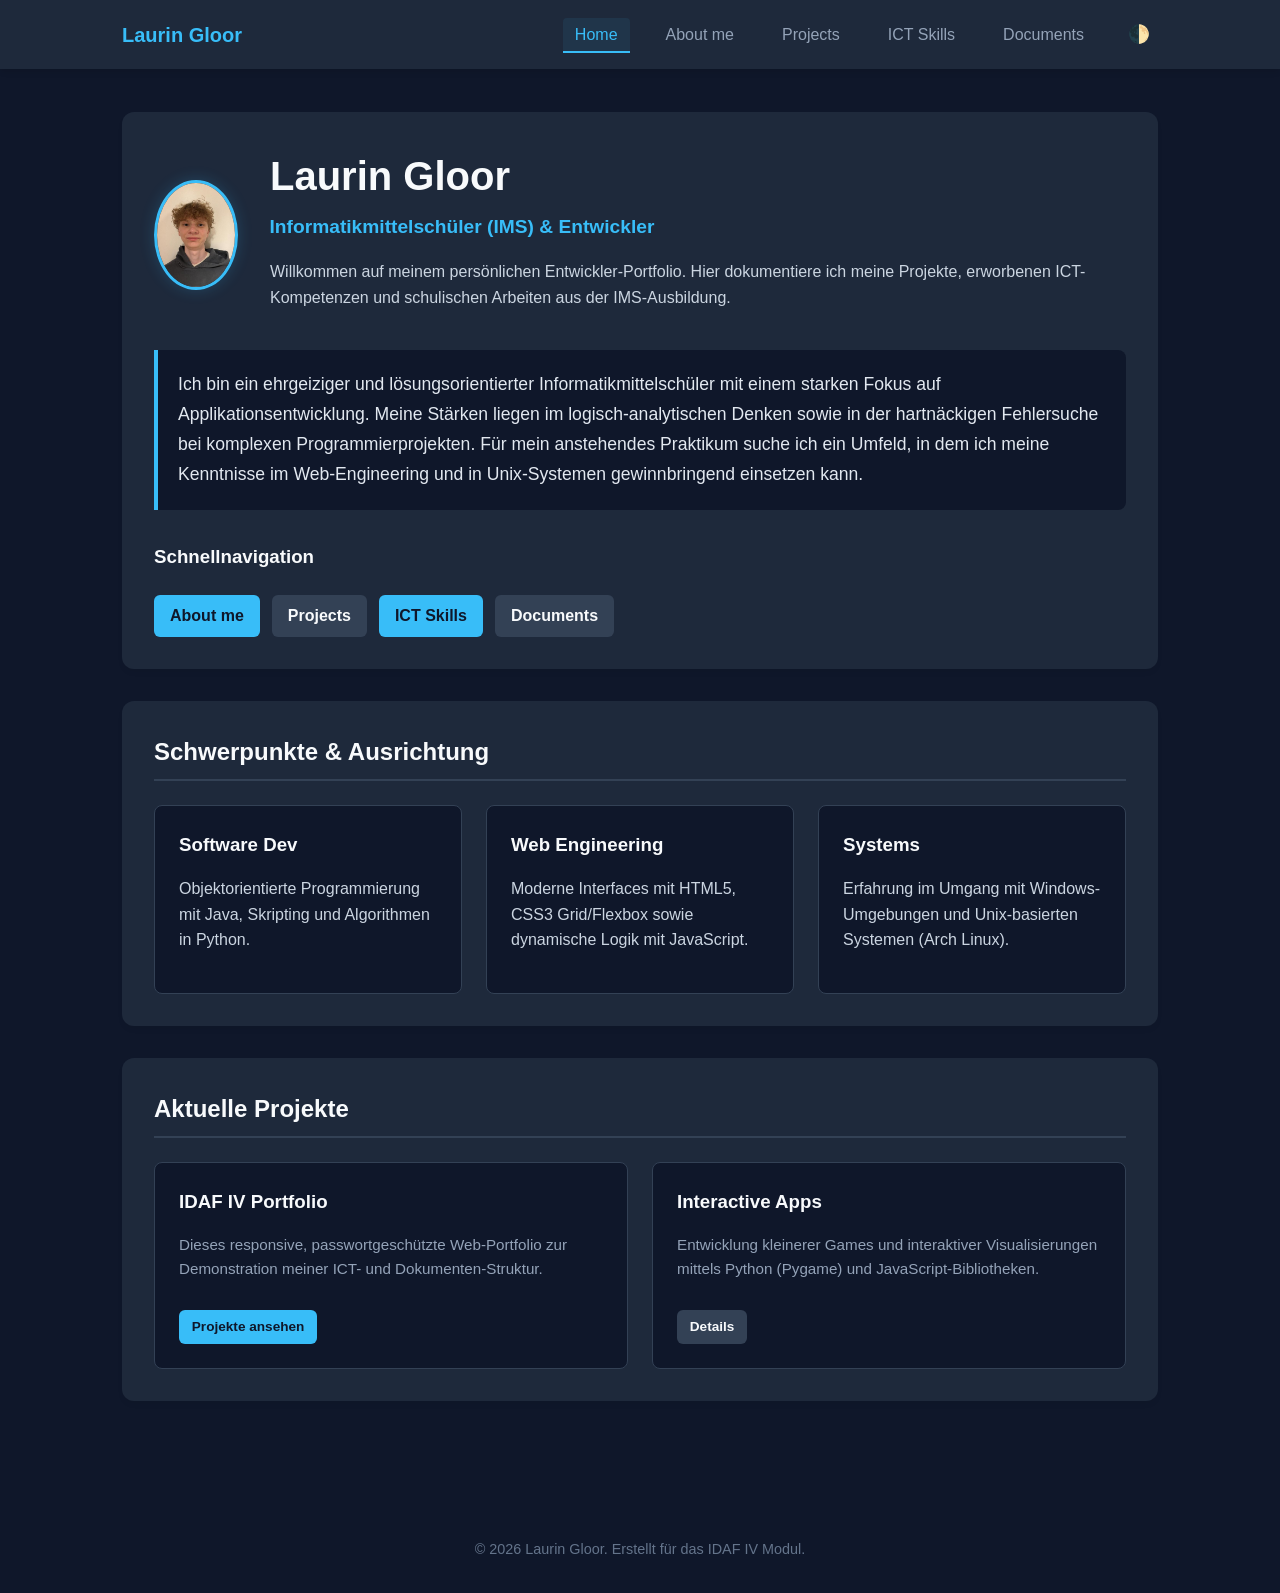
<file: index.html>
<!DOCTYPE html>
<html lang="de">
<head>
    <meta charset="UTF-8">
    <meta name="viewport" content="width=device-width, initial-scale=1.0">
    <title>Laurin Gloor - Portfolio</title>
    <link rel="stylesheet" href="css/style.css">
    <script src="js/main.js" defer></script>
</head>
<body>

    <header>
        <nav>
            <div class="logo">Laurin Gloor</div>
            <ul class="nav-links">
                <li><a href="index.html" class="active">Home</a></li>
                <li><a href="about.html">About me</a></li>
                <li><a href="projects.html">Projects</a></li>
                <li><a href="skills.html">ICT Skills</a></li>
                <li><a href="documents.html">Documents</a></li>
                <li><button onclick="toggleTheme()" style="background: none; border: none; cursor: pointer; font-size: 1.1rem; padding: 0.5rem;">🌓</button></li>
            </ul>
        </nav>
    </header>

    <div class="container">
        
        <section>
            <div class="hero-container">
                <img src="laurin.png" alt="Laurin Gloor" class="hero-avatar">
                <div class="hero-text">
                    <h1>Laurin Gloor</h1>
                    <div class="subtitle">Informatikmittelschüler (IMS) & Entwickler</div>
                    <p>Willkommen auf meinem persönlichen Entwickler-Portfolio. Hier dokumentiere ich meine Projekte, erworbenen ICT-Kompetenzen und schulischen Arbeiten aus der IMS-Ausbildung.</p>
                </div>
            </div>
            
            <!-- FIX: Inline-Styles entfernt für funktionierenden Light Mode -->
            <div class="kurzprofil-box">
                Ich bin ein ehrgeiziger und lösungsorientierter Informatikmittelschüler mit einem starken Fokus auf Applikationsentwicklung. Meine Stärken liegen im logisch-analytischen Denken sowie in der hartnäckigen Fehlersuche bei komplexen Programmierprojekten. Für mein anstehendes Praktikum suche ich ein Umfeld, in dem ich meine Kenntnisse im Web-Engineering und in Unix-Systemen gewinnbringend einsetzen kann.
            </div>

            <h3 style="margin-top: 2rem; margin-bottom: 0.75rem;">Schnellnavigation</h3>
            <div class="cta-buttons">
                <a href="about.html" class="btn">About me</a>
                <a href="projects.html" class="btn btn-secondary">Projects</a>
                <a href="skills.html" class="btn">ICT Skills</a>
                <a href="documents.html" class="btn btn-secondary">Documents</a>
            </div>
        </section>

        <section>
            <h2>Schwerpunkte & Ausrichtung</h2>
            <div class="fact-grid">
                <div class="fact-card">
                    <h3>Software Dev</h3>
                    <p>Objektorientierte Programmierung mit Java, Skripting und Algorithmen in Python.</p>
                </div>
                <div class="fact-card">
                    <h3>Web Engineering</h3>
                    <p>Moderne Interfaces mit HTML5, CSS3 Grid/Flexbox sowie dynamische Logik mit JavaScript.</p>
                </div>
                <div class="fact-card">
                    <h3>Systems</h3>
                    <p>Erfahrung im Umgang mit Windows-Umgebungen und Unix-basierten Systemen (Arch Linux).</p>
                </div>
            </div>
        </section>

        <section>
            <h2>Aktuelle Projekte</h2>
            <div class="fact-grid" style="grid-template-columns: repeat(auto-fit, minmax(300px, 1fr));">
                <div class="card" style="margin-bottom: 0; display: flex; flex-direction: column; justify-content: space-between;">
                    <div>
                        <h3 style="margin-top: 0;">IDAF IV Portfolio</h3>
                        <p style="color: #94a3b8; font-size: 0.95rem; margin-bottom: 1rem;">Dieses responsive, passwortgeschützte Web-Portfolio zur Demonstration meiner ICT- und Dokumenten-Struktur.</p>
                    </div>
                    <a href="projects.html" class="btn" style="width: fit-content; font-size: 0.85rem; padding: 0.4rem 0.8rem;">Projekte ansehen</a>
                </div>
                
                <div class="card" style="margin-bottom: 0; display: flex; flex-direction: column; justify-content: space-between;">
                    <div>
                        <h3 style="margin-top: 0;">Interactive Apps</h3>
                        <p style="color: #94a3b8; font-size: 0.95rem; margin-bottom: 1rem;">Entwicklung kleinerer Games und interaktiver Visualisierungen mittels Python (Pygame) und JavaScript-Bibliotheken.</p>
                    </div>
                    <a href="projects.html" class="btn btn-secondary" style="width: fit-content; font-size: 0.85rem; padding: 0.4rem 0.8rem;">Details</a>
                </div>
            </div>
        </section>

    </div>

    <footer>
        <p>&copy; 2026 Laurin Gloor. Erstellt für das IDAF IV Modul.</p>
    </footer>

</body>
</html>
</file>
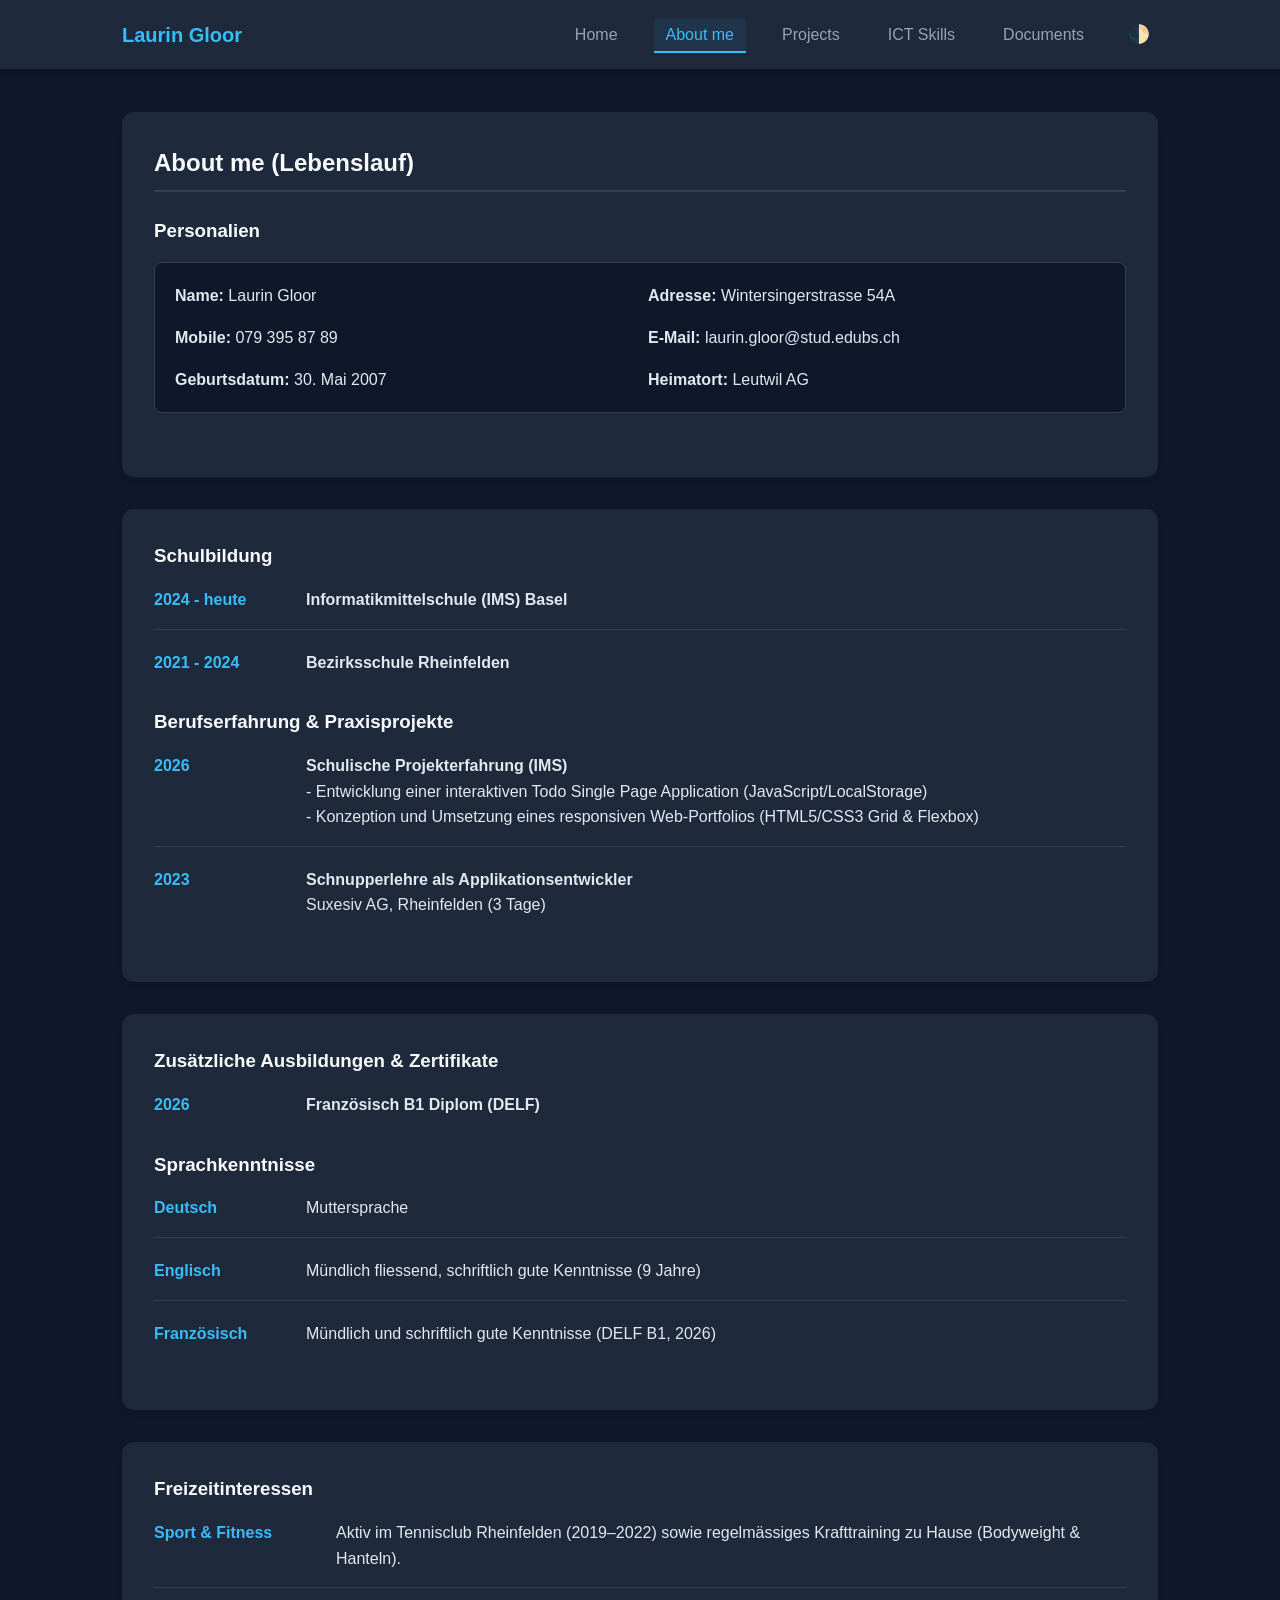
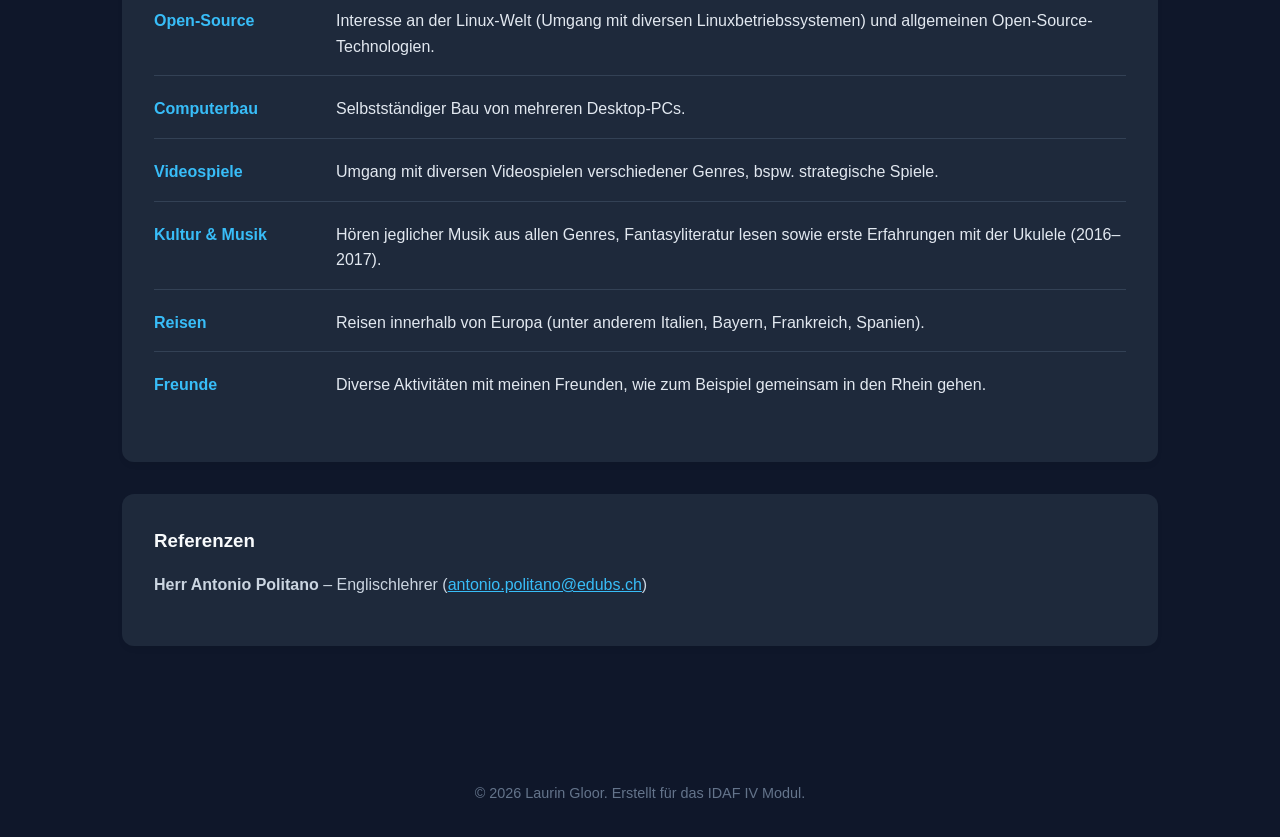
<file: about.html>
<!DOCTYPE html>
<html lang="de">
<head>
    <meta charset="UTF-8">
    <meta name="viewport" content="width=device-width, initial-scale=1.0">
    <title>Laurin Gloor - About me</title>
    <link rel="stylesheet" href="css/style.css">
    <script src="js/main.js" defer></script>
</head>
<body>

    <header>
        <nav>
            <div class="logo">Laurin Gloor</div>
            <ul class="nav-links">
                <li><a href="index.html">Home</a></li>
                <li><a href="about.html" class="active">About me</a></li>
                <li><a href="projects.html">Projects</a></li>
                <li><a href="skills.html">ICT Skills</a></li>
                <li><a href="documents.html">Documents</a></li>
                <li><button onclick="toggleTheme()" style="background: none; border: none; cursor: pointer; font-size: 1.1rem; padding: 0.5rem;">🌓</button></li>
            </ul>
        </nav>
    </header>

    <div class="container">
        
        <section>
            <h2>About me (Lebenslauf)</h2>
            <h3>Personalien</h3>
            <div class="personalien-grid">
                <div><strong>Name:</strong> Laurin Gloor</div>
                <div><strong>Adresse:</strong> Wintersingerstrasse 54A</div>
                <div><strong>Mobile:</strong> 079 395 87 89</div>
                <div><strong>E-Mail:</strong> laurin.gloor@stud.edubs.ch</div>
                <div><strong>Geburtsdatum:</strong> 30. Mai 2007</div>
                <div><strong>Heimatort:</strong> Leutwil AG</div>
            </div>
        </section>

        <section>
            <h3>Schulbildung</h3>
            <div class="cv-grid">
                <div class="cv-row">
                    <div class="cv-time">2024 - heute</div>
                    <div><strong>Informatikmittelschule (IMS) Basel</strong></div>
                </div>
                <div class="cv-row">
                    <div class="cv-time">2021 - 2024</div>
                    <div><strong>Bezirksschule Rheinfelden</strong></div>
                </div>
            </div>

            <h3 style="margin-top: 2rem;">Berufserfahrung & Praxisprojekte</h3>
            <div class="cv-grid">
                <div class="cv-row">
                    <div class="cv-time">2026</div>
                    <div>
                        <strong>Schulische Projekterfahrung (IMS)</strong><br>
                        - Entwicklung einer interaktiven Todo Single Page Application (JavaScript/LocalStorage)<br>
                        - Konzeption und Umsetzung eines responsiven Web-Portfolios (HTML5/CSS3 Grid & Flexbox)
                    </div>
                </div>
                <div class="cv-row">
                    <div class="cv-time">2023</div>
                    <div>
                        <strong>Schnupperlehre als Applikationsentwickler</strong><br>
                        Suxesiv AG, Rheinfelden (3 Tage)
                    </div>
                </div>
            </div>
        </section>

        <section>
            <h3>Zusätzliche Ausbildungen & Zertifikate</h3>
            <div class="cv-grid">
                <div class="cv-row">
                    <div class="cv-time">2026</div>
                    <div><strong>Französisch B1 Diplom (DELF)</strong></div>
                </div>
            </div>

            <h3 style="margin-top: 2rem;">Sprachkenntnisse</h3>
            <div class="cv-grid">
                <div class="cv-row">
                    <div class="cv-time">Deutsch</div>
                    <div>Muttersprache</div>
                </div>
                <div class="cv-row">
                    <div class="cv-time">Englisch</div>
                    <div>Mündlich fliessend, schriftlich gute Kenntnisse (9 Jahre)</div>
                </div>
                <div class="cv-row">
                    <div class="cv-time">Französisch</div>
                    <div>Mündlich und schriftlich gute Kenntnisse (DELF B1, 2026)</div>
                </div>
            </div>
        </section>

        <section>
            <h3>Freizeitinteressen</h3>
            <div class="cv-grid">
                
                <div class="cv-row">
                    <div class="cv-time" style="min-width: 150px;">Sport & Fitness</div>
                    <div>Aktiv im Tennisclub Rheinfelden (2019–2022) sowie regelmässiges Krafttraining zu Hause (Bodyweight & Hanteln).</div>
                </div>

                <div class="cv-row">
                    <div class="cv-time" style="min-width: 150px;">Open-Source</div>
                    <div>Interesse an der Linux-Welt (Umgang mit diversen Linuxbetriebssystemen) und allgemeinen Open-Source-Technologien.</div>
                </div>

                <div class="cv-row">
                    <div class="cv-time" style="min-width: 150px;">Computerbau</div>
                    <div>Selbstständiger Bau von mehreren Desktop-PCs.</div>
                </div>

                <div class="cv-row">
                    <div class="cv-time" style="min-width: 150px;">Videospiele</div>
                    <div>Umgang mit diversen Videospielen verschiedener Genres, bspw. strategische Spiele.</div>
                </div>

                <div class="cv-row">
                    <div class="cv-time" style="min-width: 150px;">Kultur & Musik</div>
                    <div>Hören jeglicher Musik aus allen Genres, Fantasyliteratur lesen sowie erste Erfahrungen mit der Ukulele (2016–2017).</div>
                </div>

                <div class="cv-row">
                    <div class="cv-time" style="min-width: 150px;">Reisen</div>
                    <div>Reisen innerhalb von Europa (unter anderem Italien, Bayern, Frankreich, Spanien).</div>
                </div>

                <div class="cv-row">
                    <div class="cv-time" style="min-width: 150px;">Freunde</div>
                    <div>Diverse Aktivitäten mit meinen Freunden, wie zum Beispiel gemeinsam in den Rhein gehen.</div>
                </div>

            </div>
        </section>

        <section>
            <h3>Referenzen</h3>
            <p><strong>Herr Antonio Politano</strong> – Englischlehrer (<a href="mailto:antonio.politano@edubs.ch" style="color: #38bdf8;">antonio.politano@edubs.ch</a>)</p>
        </section>

    </div>

    <footer>
        <p>&copy; 2026 Laurin Gloor. Erstellt für das IDAF IV Modul.</p>
    </footer>

</body>
</html>
</file>
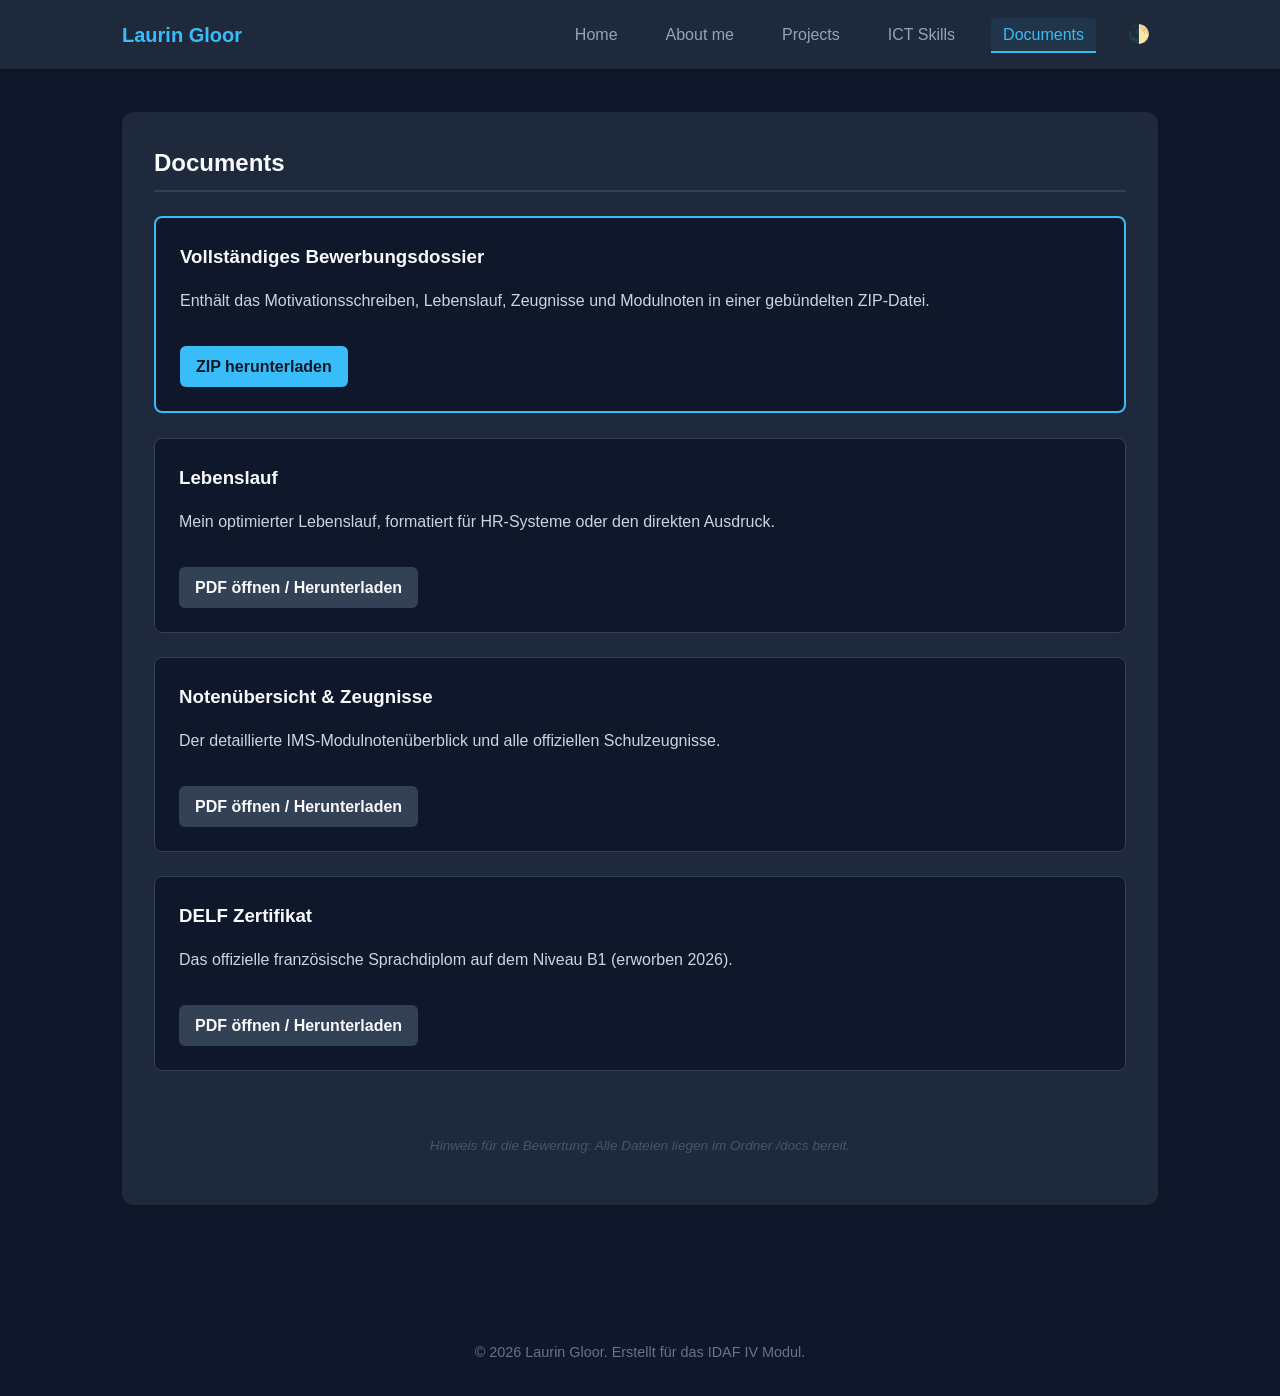
<file: documents.html>
<!DOCTYPE html>
<html lang="de">
<head>
    <meta charset="UTF-8">
    <meta name="viewport" content="width=device-width, initial-scale=1.0">
    <title>Laurin Gloor - Documents</title>
    <link rel="stylesheet" href="css/style.css">
    <script src="js/main.js" defer></script>
</head>
<body>

    <header>
        <nav>
            <div class="logo">Laurin Gloor</div>
            <ul class="nav-links">
                <li><a href="index.html">Home</a></li>
                <li><a href="about.html">About me</a></li>
                <li><a href="projects.html">Projects</a></li>
                <li><a href="skills.html">ICT Skills</a></li>
                <li><a href="documents.html" class="active">Documents</a></li>
                <li><button onclick="toggleTheme()" style="background: none; border: none; cursor: pointer; font-size: 1.1rem; padding: 0.5rem;">🌓</button></li>
            </ul>
        </nav>
    </header>

    <div class="container">
        <section>
            <h2>Documents</h2>
            
            <div class="card" style="margin-bottom: 1.5rem; border: 2px solid #38bdf8;">
                <h3>Vollständiges Bewerbungsdossier</h3>
                <p>Enthält das Motivationsschreiben, Lebenslauf, Zeugnisse und Modulnoten in einer gebündelten ZIP-Datei.</p>
                <a href="docs/IDAF_Bewerbungsdossier_Gloor_Laurin.zip" download="IDAF_Bewerbungsdossier_Gloor_Laurin.zip" class="btn" style="margin-top: 1rem; display: inline-block;">ZIP herunterladen</a>
            </div>

            <div class="card" style="margin-bottom: 1.5rem;">
                <h3>Lebenslauf</h3>
                <p>Mein optimierter Lebenslauf, formatiert für HR-Systeme oder den direkten Ausdruck.</p>
                <a href="docs/lebenslauf.pdf" target="_blank" rel="noopener noreferrer" class="btn btn-secondary" style="margin-top: 1rem; display: inline-block;">PDF öffnen / Herunterladen</a>
            </div>

            <div class="card" style="margin-bottom: 1.5rem;">
                <h3>Notenübersicht & Zeugnisse</h3>
                <p>Der detaillierte IMS-Modulnotenüberblick und alle offiziellen Schulzeugnisse.</p>
                <a href="docs/Uebersicht_Notenschnitt_GloorLaurin.pdf" target="_blank" rel="noopener noreferrer" class="btn btn-secondary" style="margin-top: 1rem; display: inline-block;">PDF öffnen / Herunterladen</a>
            </div>

            <div class="card">
                <h3>DELF Zertifikat</h3>
                <p>Das offizielle französische Sprachdiplom auf dem Niveau B1 (erworben 2026).</p>
                <a href="docs/DELF_resultat.pdf" target="_blank" rel="noopener noreferrer" class="btn btn-secondary" style="margin-top: 1rem; display: inline-block;">PDF öffnen / Herunterladen</a>
            </div>

            <p style="margin-top: 4rem; font-size: 0.85rem; color: #475569; font-style: italic; text-align: center;">
                Hinweis für die Bewertung: Alle Dateien liegen im Ordner /docs bereit.
            </p>
        </section>
    </div>

    <footer>
        <p>&copy; 2026 Laurin Gloor. Erstellt für das IDAF IV Modul.</p>
    </footer>

</body>
</html>
</file>
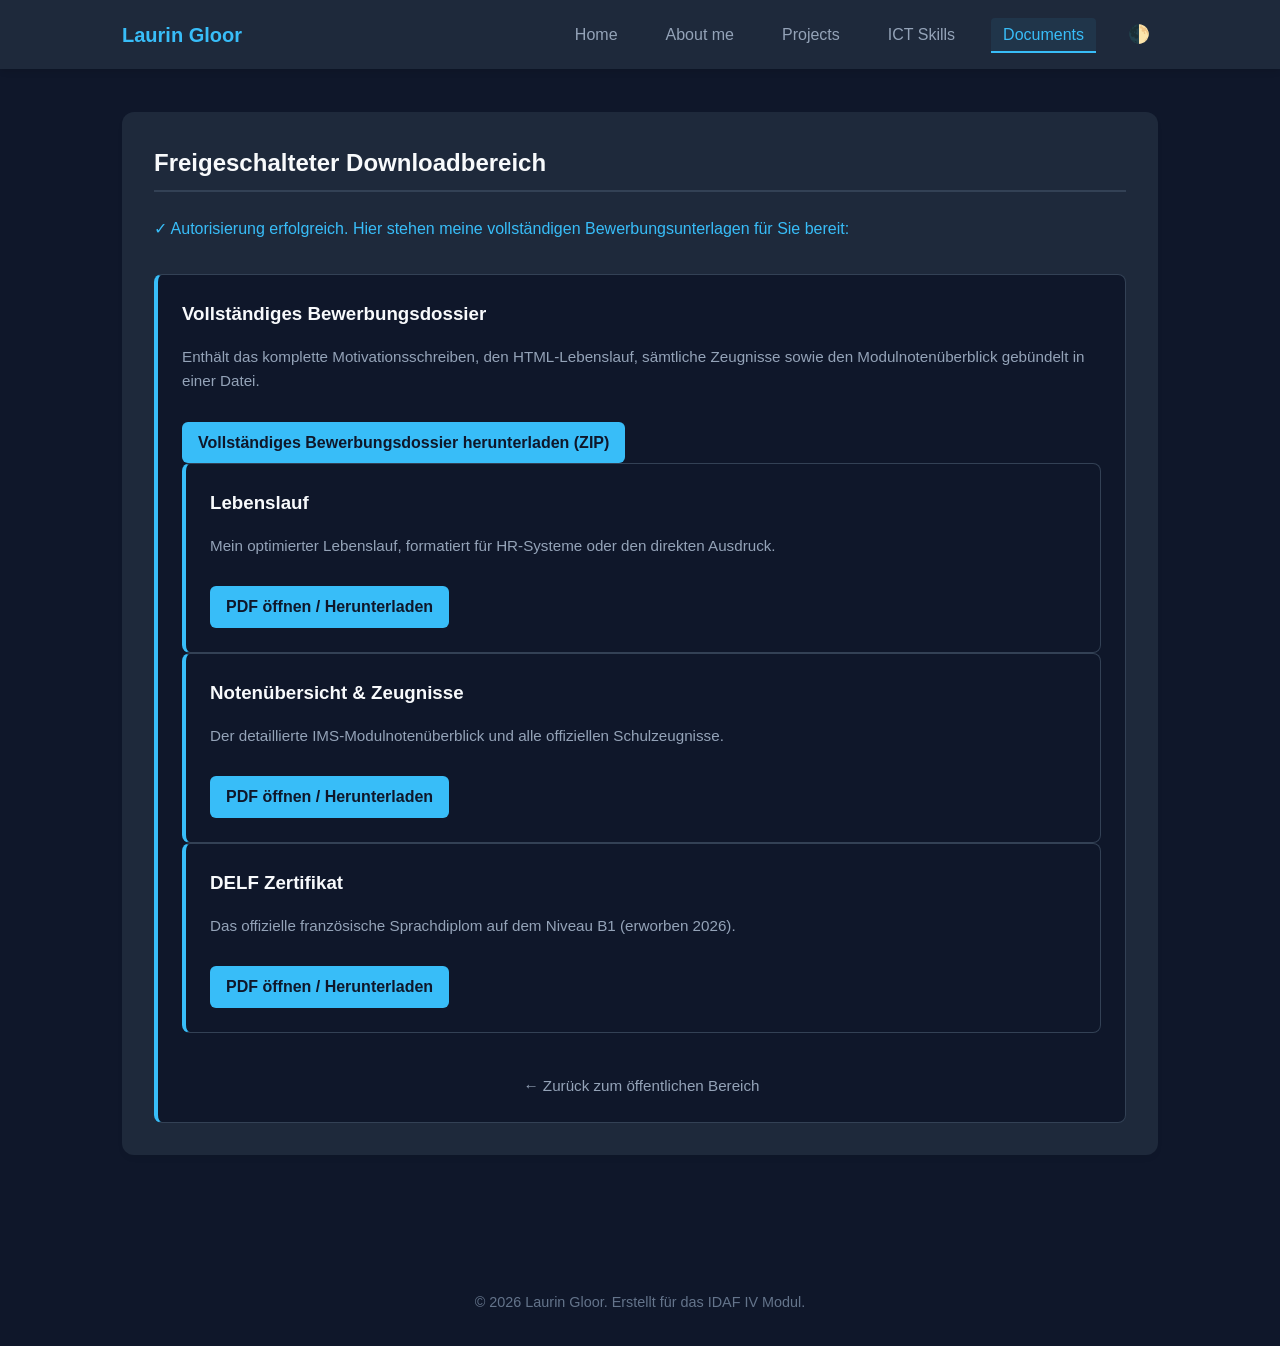
<file: geheim2026.html>
<!DOCTYPE html>
<html lang="de">
<head>
    <meta charset="UTF-8">
    <meta name="viewport" content="width=device-width, initial-scale=1.0">
    <title>Laurin Gloor - Downloads</title>
    <link rel="stylesheet" href="css/style.css">
    <script src="js/main.js" defer></script>
</head>
<body>

    <header>
        <nav>
            <div class="logo">Laurin Gloor</div>
            <ul class="nav-links">
                <li><a href="index.html">Home</a></li>
                <li><a href="about.html">About me</a></li>
                <li><a href="projects.html">Projects</a></li>
                <li><a href="skills.html">ICT Skills</a></li>
                <li><a href="documents.html" class="active">Documents</a></li>
                <li><button onclick="toggleTheme()" style="background: none; border: none; cursor: pointer; font-size: 1.1rem; padding: 0.5rem;">🌓</button></li>
            </ul>
        </nav>
    </header>

    <div class="container">
        <section>
            <h2>Freigeschalteter Downloadbereich</h2>
            <p style="margin-bottom: 2rem; color: #38bdf8;">✓ Autorisierung erfolgreich. Hier stehen meine vollständigen Bewerbungsunterlagen für Sie bereit:</p>

            <div class="card" style="border-left: 4px solid #38bdf8;">
                <h3>Vollständiges Bewerbungsdossier</h3>
                <p style="color: #94a3b8; font-size: 0.95rem;">Enthält das komplette Motivationsschreiben, den HTML-Lebenslauf, sämtliche Zeugnisse sowie den Modulnotenüberblick gebündelt in einer Datei.</p>
                <a href="docs/IDAF_Bewerbungsdossier_Gloor_Laurin.zip" download="IDAF_Bewerbungsdossier_Gloor_Laurin.zip" class="btn">
                Vollständiges Bewerbungsdossier herunterladen (ZIP)
                </a>

            <div class="card" style="border-left: 4px solid #38bdf8;">
                <h3>Lebenslauf</h3>
                <p style="color: #94a3b8; font-size: 0.95rem;">Mein optimierter Lebenslauf, formatiert für HR-Systeme oder den direkten Ausdruck.</p>
                <a href="docs/lebenslauf.pdf" target="_blank" class="btn"> PDF öffnen / Herunterladen</a>
            </div>

            <div class="card" style="border-left: 4px solid #38bdf8;">
                <h3>Notenübersicht & Zeugnisse</h3>
                <p style="color: #94a3b8; font-size: 0.95rem;">Der detaillierte IMS-Modulnotenüberblick und alle offiziellen Schulzeugnisse.</p>
                <a href="docs/Uebersicht_Notenschnitt_GloorLaurin.pdf" target="_blank" class="btn"> PDF öffnen / Herunterladen</a>
            </div>

            <div class="card" style="border-left: 4px solid #38bdf8;">
                <h3>DELF Zertifikat</h3>
                <p style="color: #94a3b8; font-size: 0.95rem;">Das offizielle französische Sprachdiplom auf dem Niveau B1 (erworben 2026).</p>
                <a href="docs/DELF_resultat.pdf" target="_blank" class="btn"> PDF öffnen / Herunterladen</a>
            </div>
            
            <div style="margin-top: 2.5rem; text-align: center;">
                <a href="documents.html" style="color: #94a3b8; text-decoration: none; font-size: 0.95rem;">← Zurück zum öffentlichen Bereich</a>
            </div>
        </section>
    </div>

    <footer>
        <p>&copy; 2026 Laurin Gloor. Erstellt für das IDAF IV Modul.</p>
    </footer>

</body>
</html>
</file>
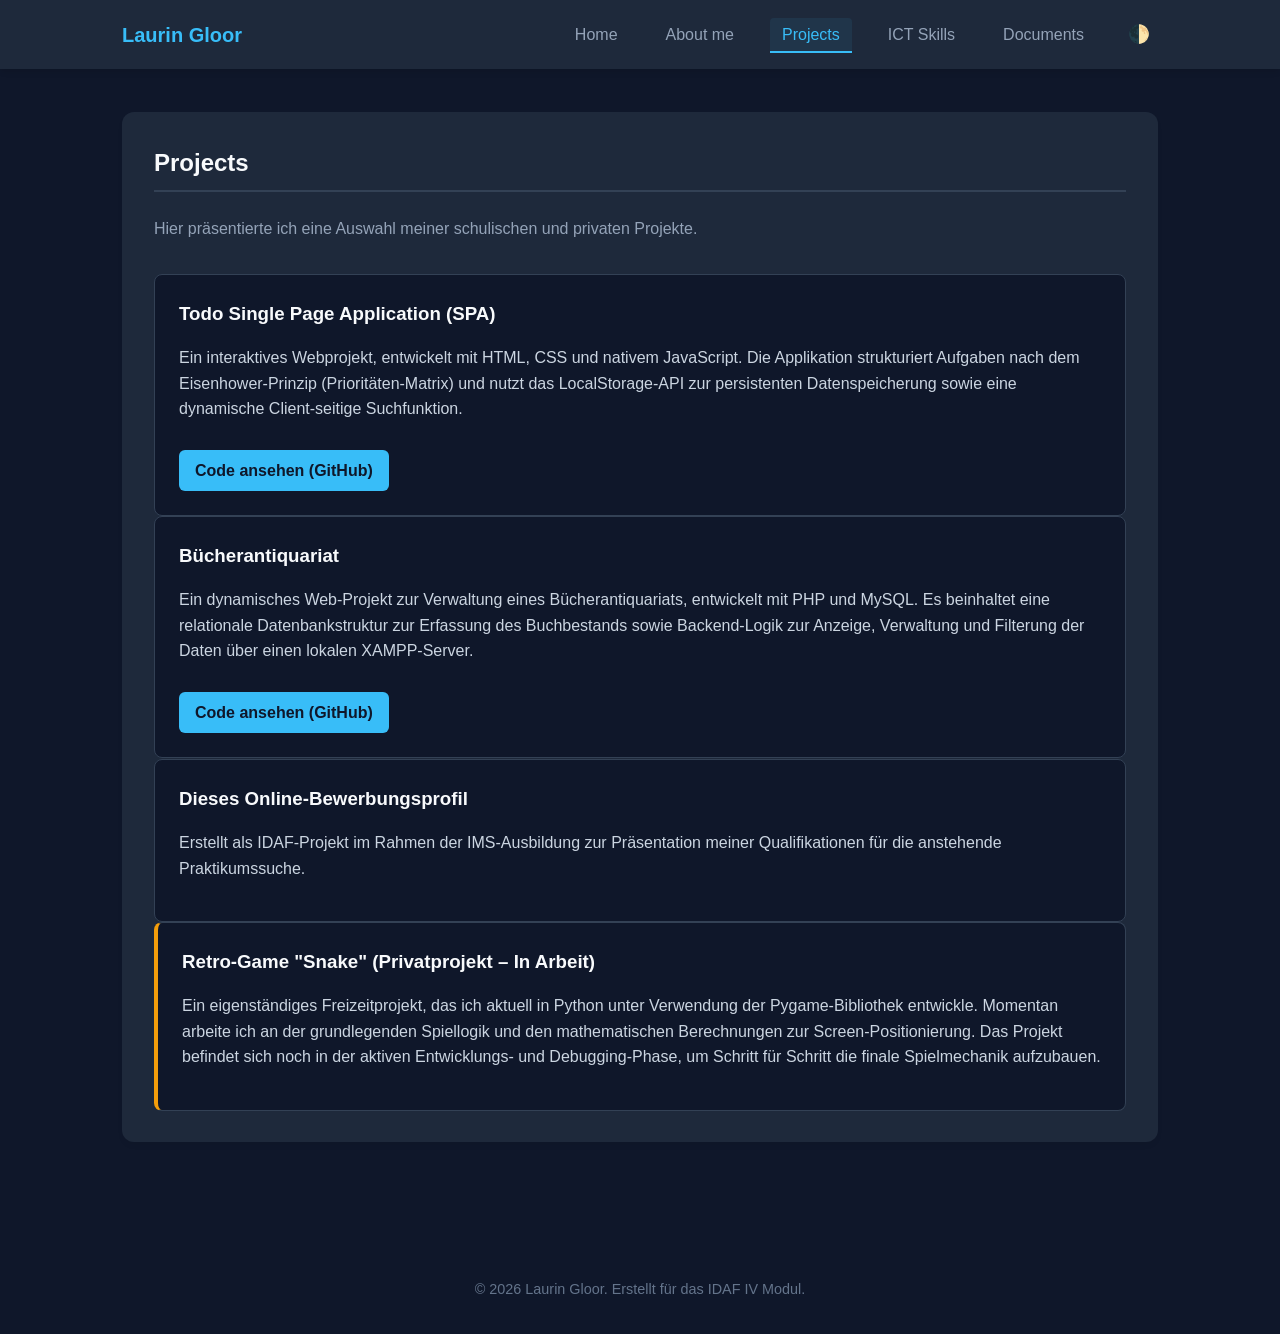
<file: projects.html>
<!DOCTYPE html>
<html lang="de">
<head>
    <meta charset="UTF-8">
    <meta name="viewport" content="width=device-width, initial-scale=1.0">
    <title>Laurin Gloor - Projects</title>
    <link rel="stylesheet" href="css/style.css">
    <script src="js/main.js" defer></script>
</head>
<body>

    <header>
        <nav>
            <div class="logo">Laurin Gloor</div>
            <ul class="nav-links">
                <li><a href="index.html">Home</a></li>
                <li><a href="about.html">About me</a></li>
                <li><a href="projects.html" class="active">Projects</a></li>
                <li><a href="skills.html">ICT Skills</a></li>
                <li><a href="documents.html">Documents</a></li>
                <li><button onclick="toggleTheme()" style="background: none; border: none; cursor: pointer; font-size: 1.1rem; padding: 0.5rem;">🌓</button></li>
            </ul>
        </nav>
    </header>

    <div class="container">
        <section>
            <h2>Projects</h2>
            <p style="margin-bottom: 2rem; color: #94a3b8;">Hier präsentierte ich eine Auswahl meiner schulischen und privaten Projekte.</p>

            <!-- 1. MIT LINK: TODO SPA -->
            <div class="card">
                <h3>Todo Single Page Application (SPA)</h3>
                <p>Ein interaktives Webprojekt, entwickelt mit HTML, CSS und nativem JavaScript. Die Applikation strukturiert Aufgaben nach dem Eisenhower-Prinzip (Prioritäten-Matrix) und nutzt das LocalStorage-API zur persistenten Datenspeicherung sowie eine dynamische Client-seitige Suchfunktion.</p>
                <a href="https://github.com/frostigerfrosty/SPA-Projekt" target="_blank" class="btn">Code ansehen (GitHub)</a>
            </div>

            <!-- 2. MIT LINK: BÜCHERANTIQUARIAT -->
            <div class="card">
                <h3>Bücherantiquariat</h3>
                <p>Ein dynamisches Web-Projekt zur Verwaltung eines Bücherantiquariats, entwickelt mit PHP und MySQL. Es beinhaltet eine relationale Datenbankstruktur zur Erfassung des Buchbestands sowie Backend-Logik zur Anzeige, Verwaltung und Filterung der Daten über einen lokalen XAMPP-Server.</p>
                <a href="https://github.com/frostigerfrosty/buecherantiquariat" target="_blank" class="btn">Code ansehen (GitHub)</a>
            </div>

            <!-- 3. OHNE LINK: BEWERBUNGSPROFIL -->
            <div class="card">
                <h3>Dieses Online-Bewerbungsprofil</h3>
                <p>Erstellt als IDAF-Projekt im Rahmen der IMS-Ausbildung zur Präsentation meiner Qualifikationen für die anstehende Praktikumssuche.</p>
            </div>

            <!-- 4. OHNE LINK: SNAKE (IN ARBEIT) -->
            <div class="card" style="border-left: 4px solid #f59e0b;">
                <h3>Retro-Game "Snake" (Privatprojekt – In Arbeit)</h3>
                <p>Ein eigenständiges Freizeitprojekt, das ich aktuell in Python unter Verwendung der Pygame-Bibliothek entwickle. Momentan arbeite ich an der grundlegenden Spiellogik und den mathematischen Berechnungen zur Screen-Positionierung. Das Projekt befindet sich noch in der aktiven Entwicklungs- und Debugging-Phase, um Schritt für Schritt die finale Spielmechanik aufzubauen.</p>
            </div>
        </section>
    </div>

    <footer>
        <p>&copy; 2026 Laurin Gloor. Erstellt für das IDAF IV Modul.</p>
    </footer>

</body>
</html>
</file>
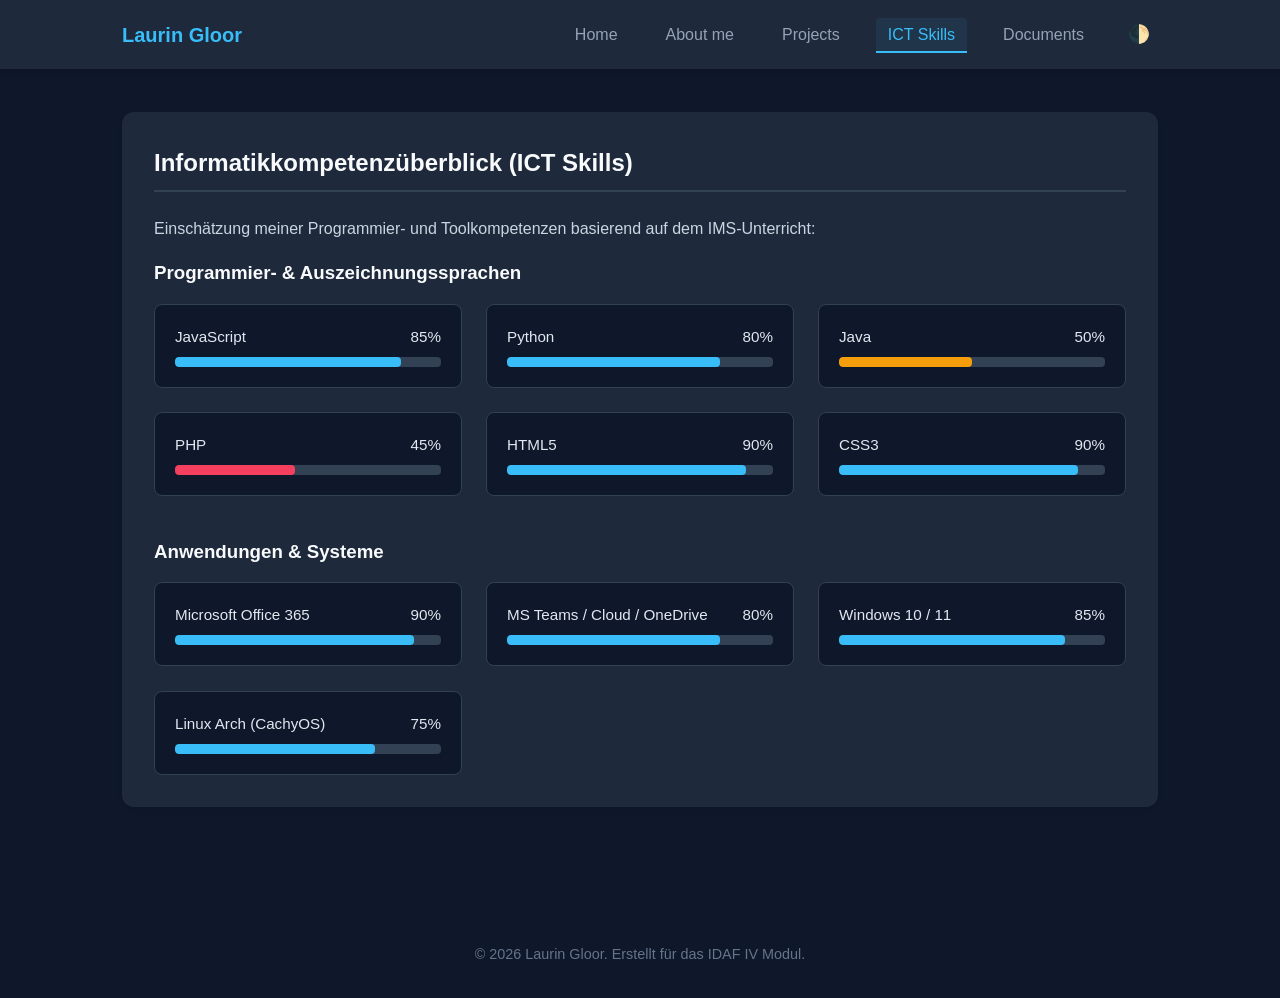
<file: skills.html>
<!DOCTYPE html>
<html lang="de">
<head>
    <meta charset="UTF-8">
    <meta name="viewport" content="width=device-width, initial-scale=1.0">
    <title>Laurin Gloor - ICT Skills</title>
    <link rel="stylesheet" href="css/style.css">
    <script src="js/main.js" defer></script>
</head>
<body>

    <header>
        <nav>
            <div class="logo">Laurin Gloor</div>
            <ul class="nav-links">
                <li><a href="index.html">Home</a></li>
                <li><a href="about.html">About me</a></li>
                <li><a href="projects.html">Projects</a></li>
                <li><a href="skills.html" class="active">ICT Skills</a></li>
                <li><a href="documents.html">Documents</a></li>
                <li><button onclick="toggleTheme()" style="background: none; border: none; cursor: pointer; font-size: 1.1rem; padding: 0.5rem;">🌓</button></li>
            </ul>
        </nav>
    </header>

    <div class="container">
        <section>
            <h2>Informatikkompetenzüberblick (ICT Skills)</h2>
            <p class="section-lead">Einschätzung meiner Programmier- und Toolkompetenzen basierend auf dem IMS-Unterricht:</p>
            
            <div class="skills-container">
                
                <h3>Programmier- & Auszeichnungssprachen</h3>
                <div class="card-grid">
                    
                    <div class="card skill-card">
                        <div class="skill-info"><span>JavaScript</span><span>85%</span></div>
                        <div class="bar-bg"><div class="bar-fill" style="width: 85%;"></div></div>
                    </div>

                    <div class="card skill-card">
                        <div class="skill-info"><span>Python</span><span>80%</span></div>
                        <div class="bar-bg"><div class="bar-fill" style="width: 80%;"></div></div>
                    </div>

                    <div class="card skill-card">
                        <div class="skill-info"><span>Java</span><span>50%</span></div>
                        <div class="bar-bg"><div class="bar-fill bar-medium" style="width: 50%;"></div></div>
                    </div>

                    <div class="card skill-card">
                        <div class="skill-info"><span>PHP</span><span>45%</span></div>
                        <div class="bar-bg"><div class="bar-fill bar-low" style="width: 45%;"></div></div>
                    </div>

                    <div class="card skill-card">
                        <div class="skill-info"><span>HTML5</span><span>90%</span></div>
                        <div class="bar-bg"><div class="bar-fill" style="width: 90%;"></div></div>
                    </div>

                    <div class="card skill-card">
                        <div class="skill-info"><span>CSS3</span><span>90%</span></div>
                        <div class="bar-bg"><div class="bar-fill" style="width: 90%;"></div></div>
                    </div>
                </div>

                <h3 class="skills-heading-spacer">Anwendungen & Systeme</h3>
                <div class="card-grid">
                    
                    <div class="card skill-card">
                        <div class="skill-info"><span>Microsoft Office 365</span><span>90%</span></div>
                        <div class="bar-bg"><div class="bar-fill" style="width: 90%;"></div></div>
                    </div>
                    
                    <div class="card skill-card">
                        <div class="skill-info"><span>MS Teams / Cloud / OneDrive</span><span>80%</span></div>
                        <div class="bar-bg"><div class="bar-fill" style="width: 80%;"></div></div>
                    </div>

                    <div class="card skill-card">
                        <div class="skill-info"><span>Windows 10 / 11</span><span>85%</span></div>
                        <div class="bar-bg"><div class="bar-fill" style="width: 85%;"></div></div>
                    </div>

                    <div class="card skill-card">
                        <div class="skill-info"><span>Linux Arch (CachyOS)</span><span>75%</span></div>
                        <div class="bar-bg"><div class="bar-fill" style="width: 75%;"></div></div>
                    </div>
                </div>

            </div>
        </section>
    </div>

    <footer>
        <p>&copy; 2026 Laurin Gloor. Erstellt für das IDAF IV Modul.</p>
    </footer>

</body>
</html>
</file>
<file: css/style.css>
/* --- Light Mode Farb-Variablen & Definitionen --- */
body[data-theme="light"] {
    background-color: #f8fafc;
    color: #0f172a;
}
body[data-theme="light"] header {
    background-color: #ffffff;
    box-shadow: 0 4px 6px -1px rgba(0, 0, 0, 0.05);
}
body[data-theme="light"] section,
body[data-theme="light"] .fact-card,
body[data-theme="light"] .card,
body[data-theme="light"] .personalien-grid {
    background-color: #ffffff;
    border-color: #e2e8f0;
    color: #334155;
}
body[data-theme="light"] h1, 
body[data-theme="light"] h2, 
body[data-theme="light"] h3,
body[data-theme="light"] .container h1, 
body[data-theme="light"] .container h2, 
body[data-theme="light"] .container h3 {
    color: #0f172a;
}
body[data-theme="light"] p,
body[data-theme="light"] .container p {
    color: #475569;
}
/* FIX: Textfarbe für Kurzprofil-Box im Light Mode angepasst */
body[data-theme="light"] .kurzprofil-box {
    background-color: #f1f5f9;
    color: #334155;
}
body[data-theme="light"] input[type="text"] {
    background-color: #ffffff !important;
    color: #0f172a !important;
    border-color: #cbd5e1 !important;
}

/* --- Globale Stile & Farbpalette (Standard Dark Theme) --- */
* {
    box-sizing: border-box;
    margin: 0;
    padding: 0;
    font-family: 'Segoe UI', Arial, sans-serif;
}

html {
    scroll-behavior: smooth;
}

body {
    background-color: #0f172a;
    color: #e2e8f0;
    line-height: 1.6;
    transition: background-color 0.3s ease, color 0.3s ease;
}

/* --- Header & Navigation --- */
header {
    background-color: #1e293b;
    position: fixed;
    width: 100%;
    top: 0;
    z-index: 1000;
    box-shadow: 0 4px 6px -1px rgba(0, 0, 0, 0.1);
    transition: background-color 0.3s ease;
}

nav {
    max-width: 1100px;
    margin: 0 auto;
    display: flex;
    justify-content: space-between;
    align-items: center;
    padding: 1rem 2rem;
}

.logo {
    font-size: 1.25rem;
    font-weight: bold;
    color: #38bdf8;
}

.nav-links {
    list-style: none;
    display: flex;
    align-items: center;
    gap: 1.5rem;
}

.nav-links a {
    color: #94a3b8;
    text-decoration: none;
    font-weight: 500;
    transition: all 0.3s ease;
    padding: 0.5rem 0.75rem;
}

.nav-links a:hover, .nav-links a.active {
    color: #38bdf8;
    background-color: rgba(56, 189, 248, 0.08);
    border-bottom: 2px solid #38bdf8;
    border-radius: 4px 4px 0 0;
}

/* --- Layout-Container --- */
.container {
    max-width: 1100px;
    margin: 80px auto 40px auto;
    padding: 2rem;
}

section {
    background-color: #1e293b;
    padding: 2rem;
    border-radius: 12px;
    margin-bottom: 2rem;
    box-shadow: 0 4px 6px -1px rgba(0, 0, 0, 0.05);
    transition: background-color 0.3s ease, border-color 0.3s ease;
}

h1, h2, h3 {
    color: #f8fafc;
    margin-bottom: 1rem;
    transition: color 0.3s ease;
}

h2 {
    border-bottom: 2px solid #334155;
    padding-bottom: 0.5rem;
    margin-bottom: 1.5rem;
}

p {
    margin-bottom: 1rem;
    color: #cbd5e1;
    transition: color 0.3s ease;
}

/* --- Hero & Profil-Bereich --- */
.hero-container {
    display: flex;
    align-items: center;
    gap: 2rem;
    margin-bottom: 1.5rem;
}

.hero-avatar {
    width: 110px;
    height: 110px;
    border-radius: 50%;
    object-fit: cover;
    border: 3px solid #38bdf8;
    box-shadow: 0 0 15px rgba(56, 189, 248, 0.2);
}

.hero-text h1 {
    font-size: 2.5rem;
    margin-bottom: 0.25rem;
}

.subtitle {
    font-size: 1.2rem;
    color: #38bdf8;
    font-weight: 600;
    margin-bottom: 1rem;
}

.kurzprofil-box {
    font-style: normal;
    font-size: 1.1rem;
    line-height: 1.7;
    border-left: 4px solid #38bdf8;
    background-color: #0f172a;
    padding: 1.25rem;
    border-radius: 0 8px 8px 0;
    margin-top: 1.5rem;
    transition: background-color 0.3s ease, color 0.3s ease;
}

/* --- Grids & Karten --- */
.fact-grid, .card-grid {
    display: grid;
    grid-template-columns: repeat(auto-fit, minmax(250px, 1fr));
    gap: 1.5rem;
    margin-top: 1rem;
}

.fact-card, .card {
    background-color: #0f172a;
    padding: 1.5rem;
    border-radius: 8px;
    border: 1px solid #334155;
    transition: transform 0.2s, border-color 0.2s, background-color 0.3s ease;
}

.fact-card:hover, .card:hover {
    transform: translateY(-2px);
    border-color: #475569;
}

/* --- Lebenslauf Stile --- */
.personalien-grid {
    display: grid;
    grid-template-columns: repeat(auto-fit, minmax(300px, 1fr));
    gap: 1rem;
    background-color: #0f172a;
    padding: 1.25rem;
    border-radius: 8px;
    margin-bottom: 2rem;
    border: 1px solid #334155;
    transition: background-color 0.3s ease, border-color 0.3s ease;
}

.cv-grid {
    display: flex;
    flex-direction: column;
    gap: 1.25rem;
    margin-bottom: 2rem;
}

.cv-row {
    display: flex;
    gap: 2rem;
    border-bottom: 1px solid #334155;
    padding-bottom: 1rem;
}

.cv-row:last-child {
    border-bottom: none;
    padding-bottom: 0;
}

.cv-time {
    min-width: 120px;
    color: #38bdf8;
    font-weight: bold;
}

/* --- Skill Bars & Animationen --- */
.skills-container {
    margin-top: 1rem;
}

.skills-heading-spacer {
    margin-top: 2.5rem;
}

.skill-card {
    padding: 1.25rem;
}

.skill-info {
    display: flex;
    justify-content: space-between;
    margin-bottom: 0.5rem;
    font-size: 0.95rem;
    font-weight: 500;
}

.bar-bg {
    background-color: #334155;
    height: 10px;
    border-radius: 4px;
    overflow: hidden;
}

@keyframes loadBars {
    from { width: 0; }
}

.bar-fill {
    background-color: #38bdf8;
    height: 100%;
    border-radius: 4px;
    animation: loadBars 1.2s ease-out forwards;
}

.bar-fill.bar-medium {
    background-color: #f59e0b;
}

.bar-fill.bar-low {
    background-color: #f43f5e;
}

/* --- Buttons & UI --- */
.cta-buttons {
    display: flex;
    flex-wrap: wrap;
    gap: 0.75rem;
}

.btn {
    display: inline-block;
    background-color: #38bdf8;
    color: #0f172a;
    padding: 0.5rem 1rem;
    border-radius: 6px;
    text-decoration: none;
    font-weight: bold;
    margin-top: 0.75rem;
    transition: background-color 0.3s;
}

.btn:hover {
    background-color: #0ea5e9;
}

.btn-secondary {
    background-color: #334155;
    color: #f8fafc;
}

.btn-secondary:hover {
    background-color: #475569;
}

.lock-notice {
    background-color: #7f1d1d;
    color: #fca5a5;
    padding: 1rem;
    border-radius: 8px;
    margin-bottom: 1.5rem;
    border: 1px solid #b91c1c;
}

/* --- GLOBALE SCROLL-ANIMATION --- */
.container section,
.container .card,
.container h1,
.container h2,
.container p,
.container ul {
    opacity: 0;
    transform: translateY(20px);
    transition: opacity 0.6s ease-out, transform 0.6s ease-out;
    will-change: opacity, transform;
}

/* Der Zustand, wenn das Element ins Sichtfeld scrollt */
.container section.revealed,
.container .card.revealed,
.container h1.revealed,
.container h2.revealed,
.container p.revealed,
.container ul.revealed {
    opacity: 1;
    transform: translateY(0);
}

/* --- FOOTER (SAUBER ZENTRIERT) --- */
footer {
    text-align: center;
    padding: 2rem 0;
    width: 100%;
    margin-top: 4px;
}

footer p {
    margin: 0;
    color: #64748b;
    font-size: 0.9rem;
}
</file>
